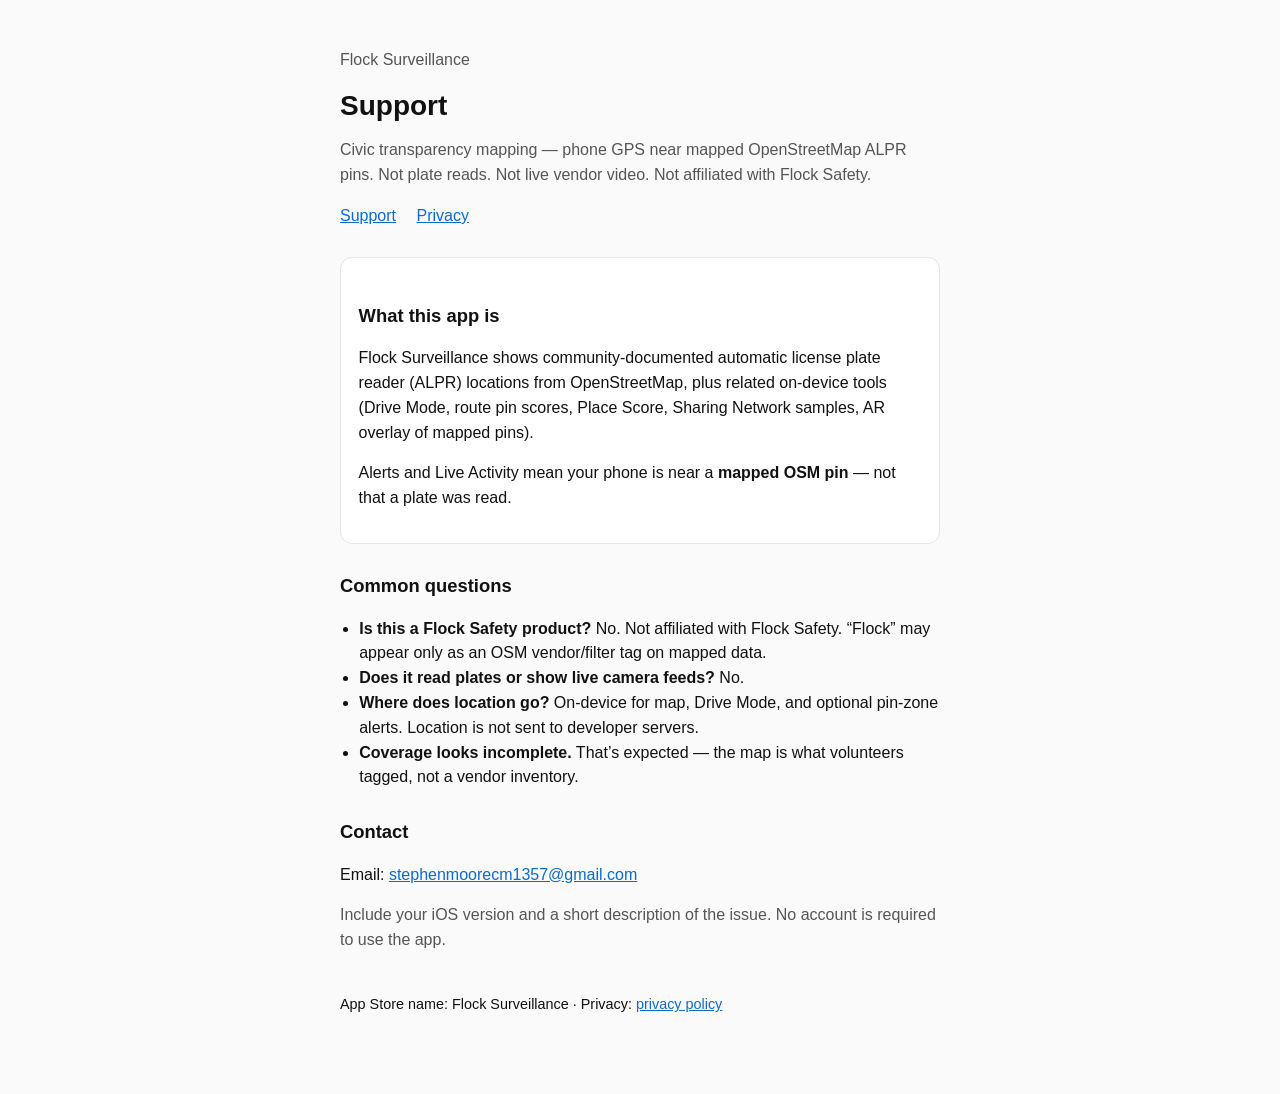
<file: index.html>
<!doctype html>
<html lang="en">
<head>
  <meta charset="utf-8" />
  <meta name="viewport" content="width=device-width, initial-scale=1" />
  <title>Flock Surveillance — Support</title>
  <meta name="description" content="Support for Flock Surveillance, a civic transparency iOS map of volunteer-mapped ALPR pins." />
  <link rel="stylesheet" href="styles.css" />
</head>
<body>
  <main>
    <header>
      <p class="muted">Flock Surveillance</p>
      <h1>Support</h1>
      <p class="muted">Civic transparency mapping — phone GPS near mapped OpenStreetMap ALPR pins. Not plate reads. Not live vendor video. Not affiliated with Flock Safety.</p>
      <nav>
        <a href="./">Support</a>
        <a href="./privacy.html">Privacy</a>
      </nav>
    </header>

    <section class="card">
      <h2>What this app is</h2>
      <p>Flock Surveillance shows community-documented automatic license plate reader (ALPR) locations from OpenStreetMap, plus related on-device tools (Drive Mode, route pin scores, Place Score, Sharing Network samples, AR overlay of mapped pins).</p>
      <p>Alerts and Live Activity mean your phone is near a <strong>mapped OSM pin</strong> — not that a plate was read.</p>
    </section>

    <section>
      <h2>Common questions</h2>
      <ul>
        <li><strong>Is this a Flock Safety product?</strong> No. Not affiliated with Flock Safety. “Flock” may appear only as an OSM vendor/filter tag on mapped data.</li>
        <li><strong>Does it read plates or show live camera feeds?</strong> No.</li>
        <li><strong>Where does location go?</strong> On-device for map, Drive Mode, and optional pin-zone alerts. Location is not sent to developer servers.</li>
        <li><strong>Coverage looks incomplete.</strong> That’s expected — the map is what volunteers tagged, not a vendor inventory.</li>
      </ul>
    </section>

    <section>
      <h2>Contact</h2>
      <p>Email: <a href="mailto:stephenmoorecm1357@gmail.com">stephenmoorecm1357@gmail.com</a></p>
      <p class="muted">Include your iOS version and a short description of the issue. No account is required to use the app.</p>
    </section>

    <footer>
      <p>App Store name: Flock Surveillance · Privacy: <a href="./privacy.html">privacy policy</a></p>
    </footer>
  </main>
</body>
</html>
</file>
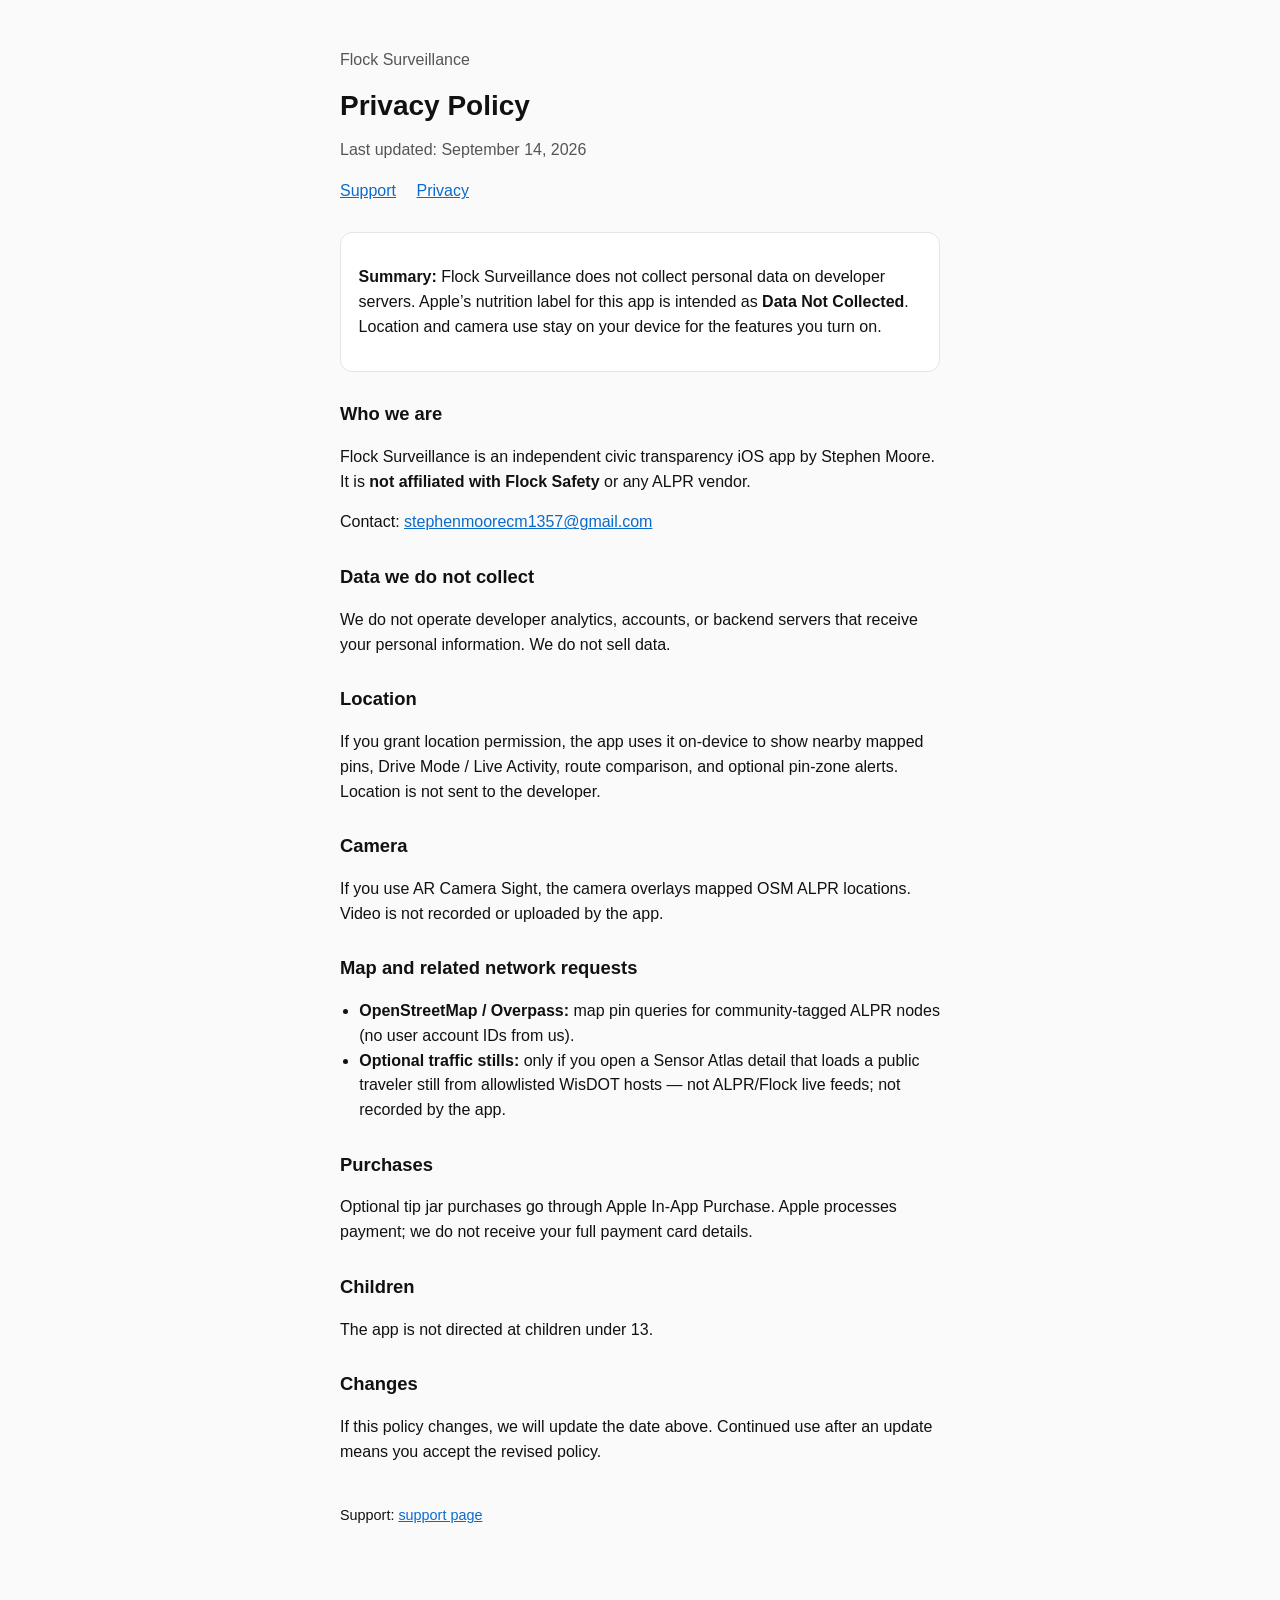
<file: privacy.html>
<!doctype html>
<html lang="en">
<head>
  <meta charset="utf-8" />
  <meta name="viewport" content="width=device-width, initial-scale=1" />
  <title>Flock Surveillance — Privacy Policy</title>
  <meta name="description" content="Privacy policy for Flock Surveillance. Data Not Collected. Location stays on device." />
  <link rel="stylesheet" href="styles.css" />
</head>
<body>
  <main>
    <header>
      <p class="muted">Flock Surveillance</p>
      <h1>Privacy Policy</h1>
      <p class="muted">Last updated: September 14, 2026</p>
      <nav>
        <a href="./">Support</a>
        <a href="./privacy.html">Privacy</a>
      </nav>
    </header>

    <section class="card">
      <p><strong>Summary:</strong> Flock Surveillance does not collect personal data on developer servers. Apple’s nutrition label for this app is intended as <strong>Data Not Collected</strong>. Location and camera use stay on your device for the features you turn on.</p>
    </section>

    <section>
      <h2>Who we are</h2>
      <p>Flock Surveillance is an independent civic transparency iOS app by Stephen Moore. It is <strong>not affiliated with Flock Safety</strong> or any ALPR vendor.</p>
      <p>Contact: <a href="mailto:stephenmoorecm1357@gmail.com">stephenmoorecm1357@gmail.com</a></p>
    </section>

    <section>
      <h2>Data we do not collect</h2>
      <p>We do not operate developer analytics, accounts, or backend servers that receive your personal information. We do not sell data.</p>
    </section>

    <section>
      <h2>Location</h2>
      <p>If you grant location permission, the app uses it on-device to show nearby mapped pins, Drive Mode / Live Activity, route comparison, and optional pin-zone alerts. Location is not sent to the developer.</p>
    </section>

    <section>
      <h2>Camera</h2>
      <p>If you use AR Camera Sight, the camera overlays mapped OSM ALPR locations. Video is not recorded or uploaded by the app.</p>
    </section>

    <section>
      <h2>Map and related network requests</h2>
      <ul>
        <li><strong>OpenStreetMap / Overpass:</strong> map pin queries for community-tagged ALPR nodes (no user account IDs from us).</li>
        <li><strong>Optional traffic stills:</strong> only if you open a Sensor Atlas detail that loads a public traveler still from allowlisted WisDOT hosts — not ALPR/Flock live feeds; not recorded by the app.</li>
      </ul>
    </section>

    <section>
      <h2>Purchases</h2>
      <p>Optional tip jar purchases go through Apple In-App Purchase. Apple processes payment; we do not receive your full payment card details.</p>
    </section>

    <section>
      <h2>Children</h2>
      <p>The app is not directed at children under 13.</p>
    </section>

    <section>
      <h2>Changes</h2>
      <p>If this policy changes, we will update the date above. Continued use after an update means you accept the revised policy.</p>
    </section>

    <footer>
      <p>Support: <a href="./">support page</a></p>
    </footer>
  </main>
</body>
</html>
</file>
<file: styles.css>
:root { color-scheme: light dark; --fg: #111; --muted: #555; --bg: #fafafa; --card: #fff; --line: #e5e5e5; --accent: #0b6bcb; }
@media (prefers-color-scheme: dark) {
  :root { --fg: #f2f2f2; --muted: #a8a8a8; --bg: #0f1115; --card: #171a21; --line: #2a2f3a; --accent: #6cb6ff; }
}
* { box-sizing: border-box; }
body { margin: 0; font: 16px/1.55 -apple-system, BlinkMacSystemFont, "Segoe UI", sans-serif; color: var(--fg); background: var(--bg); }
main { max-width: 40rem; margin: 0 auto; padding: 2rem 1.25rem 4rem; }
header { margin-bottom: 1.75rem; }
h1 { font-size: 1.75rem; line-height: 1.2; margin: 0 0 0.35rem; }
h2 { font-size: 1.15rem; margin: 1.75rem 0 0.5rem; }
p, li { color: var(--fg); }
.muted { color: var(--muted); }
.card { background: var(--card); border: 1px solid var(--line); border-radius: 12px; padding: 1rem 1.1rem; }
a { color: var(--accent); }
nav a { margin-right: 1rem; }
ul { padding-left: 1.2rem; }
footer { margin-top: 2.5rem; font-size: 0.9rem; color: var(--muted); }
</file>
